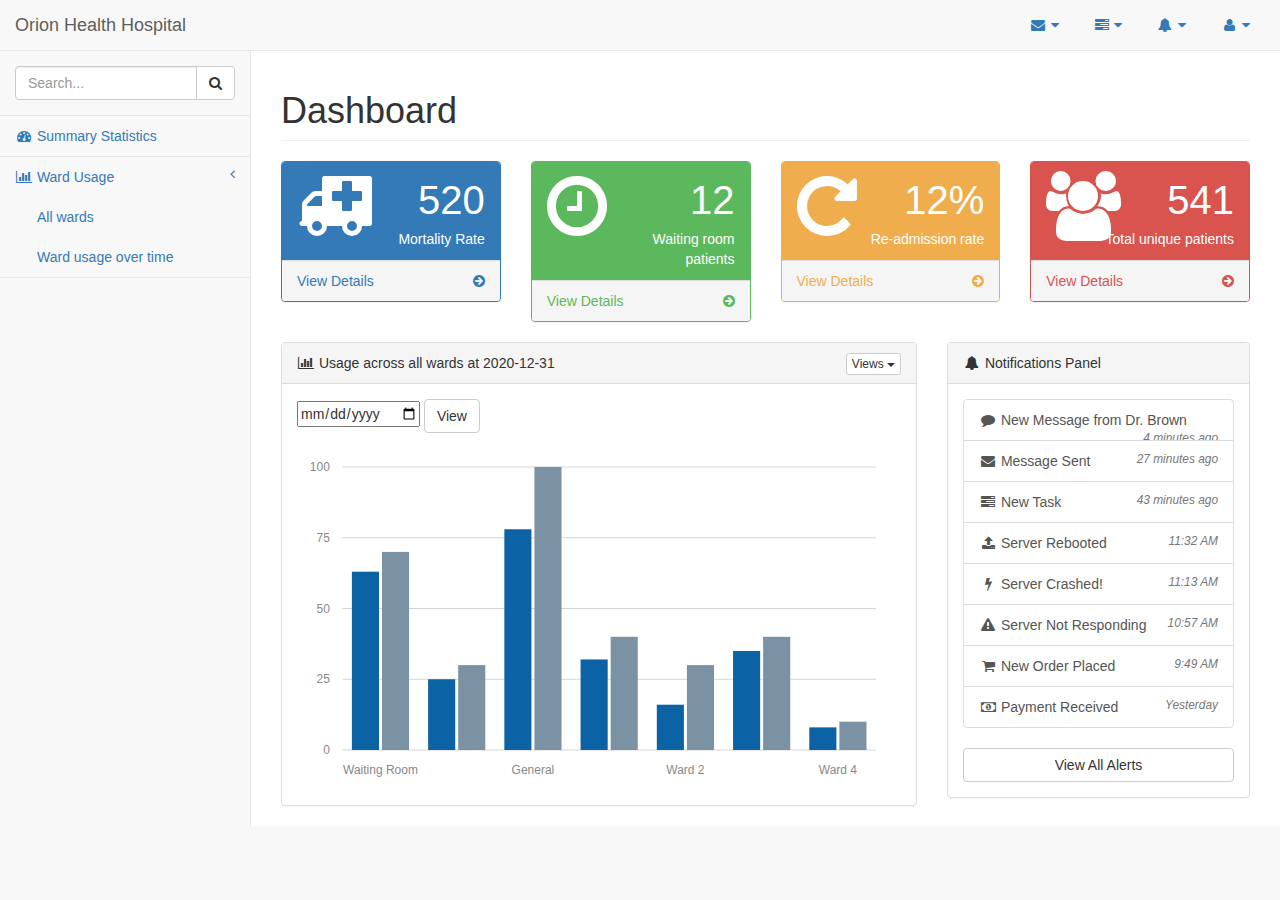
<file: index.html>
<!DOCTYPE html>
<html>
<head>
<meta http-equiv="refresh" content="0;url=pages/index.html">
<title>SB Admin 2</title>
<script language="javascript">
    window.location.href = "pages/index.html"
</script>
</head>
<body>
Go to <a href="pages/index.html">/pages/index.html</a>
</body>
</html>
</file>
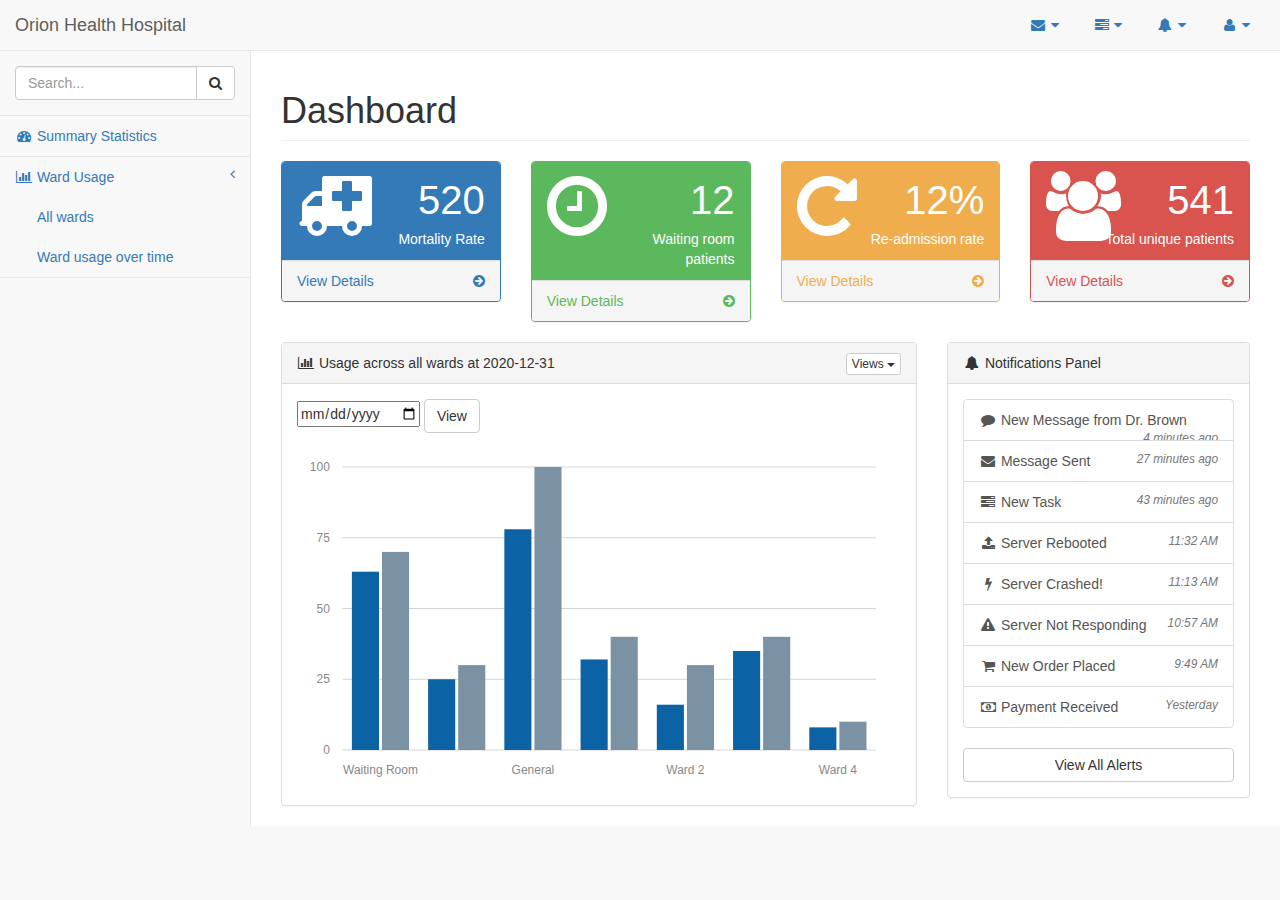
<file: pages/index.html>
<!DOCTYPE html>
<html lang="en">

<head>

    <meta charset="utf-8">
    <meta http-equiv="X-UA-Compatible" content="IE=edge">
    <meta name="viewport" content="width=device-width, initial-scale=1">
    <meta name="description" content="">
    <meta name="author" content="">

    <title>Orion Health Hospital</title>

    <!-- Bootstrap Core CSS -->
    <link href="../bower_components/bootstrap/dist/css/bootstrap.min.css" rel="stylesheet">

    <!-- MetisMenu CSS -->
    <link href="../bower_components/metisMenu/dist/metisMenu.min.css" rel="stylesheet">

    <!-- Timeline CSS -->
    <link href="../dist/css/timeline.css" rel="stylesheet">

    <!-- Custom CSS -->
    <link href="../dist/css/sb-admin-2.css" rel="stylesheet">

    <!-- Morris Charts CSS -->
    <link href="../bower_components/morrisjs/morris.css" rel="stylesheet">

    <!-- Custom Fonts -->
    <link href="../bower_components/font-awesome/css/font-awesome.min.css" rel="stylesheet" type="text/css">

    <!-- HTML5 Shim and Respond.js IE8 support of HTML5 elements and media queries -->
    <!-- WARNING: Respond.js doesn't work if you view the page via file:// -->
    <!--[if lt IE 9]>
        <script src="https://oss.maxcdn.com/libs/html5shiv/3.7.0/html5shiv.js"></script>
        <script src="https://oss.maxcdn.com/libs/respond.js/1.4.2/respond.min.js"></script>
    <![endif]-->

</head>

<body>

    <div id="wrapper">

        <!-- Navigation -->
        <nav class="navbar navbar-default navbar-static-top" role="navigation" style="margin-bottom: 0">
            <div class="navbar-header">
                <button type="button" class="navbar-toggle" data-toggle="collapse" data-target=".navbar-collapse">
                    <span class="sr-only">Toggle navigation</span>
                    <span class="icon-bar"></span>
                    <span class="icon-bar"></span>
                    <span class="icon-bar"></span>
                </button>
                <a class="navbar-brand" href="index.html">Orion Health Hospital</a>
            </div>
            <!-- /.navbar-header -->

            <ul class="nav navbar-top-links navbar-right">
                <li class="dropdown">
                    <a class="dropdown-toggle" data-toggle="dropdown" href="#">
                        <i class="fa fa-envelope fa-fw"></i>  <i class="fa fa-caret-down"></i>
                    </a>
                    <ul class="dropdown-menu dropdown-messages">
                        <li>
                            <a href="#">
                                <div>
                                    <strong>John Smith</strong>
                                    <span class="pull-right text-muted">
                                        <em>Yesterday</em>
                                    </span>
                                </div>
                                <div>Lorem ipsum dolor sit amet, consectetur adipiscing elit. Pellentesque eleifend...</div>
                            </a>
                        </li>
                        <li class="divider"></li>
                        <li>
                            <a href="#">
                                <div>
                                    <strong>John Smith</strong>
                                    <span class="pull-right text-muted">
                                        <em>Yesterday</em>
                                    </span>
                                </div>
                                <div>Lorem ipsum dolor sit amet, consectetur adipiscing elit. Pellentesque eleifend...</div>
                            </a>
                        </li>
                        <li class="divider"></li>
                        <li>
                            <a href="#">
                                <div>
                                    <strong>John Smith</strong>
                                    <span class="pull-right text-muted">
                                        <em>Yesterday</em>
                                    </span>
                                </div>
                                <div>Lorem ipsum dolor sit amet, consectetur adipiscing elit. Pellentesque eleifend...</div>
                            </a>
                        </li>
                        <li class="divider"></li>
                        <li>
                            <a class="text-center" href="#">
                                <strong>Read All Messages</strong>
                                <i class="fa fa-angle-right"></i>
                            </a>
                        </li>
                    </ul>
                    <!-- /.dropdown-messages -->
                </li>
                <!-- /.dropdown -->
                <li class="dropdown">
                    <a class="dropdown-toggle" data-toggle="dropdown" href="#">
                        <i class="fa fa-tasks fa-fw"></i>  <i class="fa fa-caret-down"></i>
                    </a>
                    <ul class="dropdown-menu dropdown-tasks">
                        <li>
                            <a href="#">
                                <div>
                                    <p>
                                        <strong>Task 1</strong>
                                        <span class="pull-right text-muted">40% Complete</span>
                                    </p>
                                    <div class="progress progress-striped active">
                                        <div class="progress-bar progress-bar-success" role="progressbar" aria-valuenow="40" aria-valuemin="0" aria-valuemax="100" style="width: 40%">
                                            <span class="sr-only">40% Complete (success)</span>
                                        </div>
                                    </div>
                                </div>
                            </a>
                        </li>
                        <li class="divider"></li>
                        <li>
                            <a href="#">
                                <div>
                                    <p>
                                        <strong>Task 2</strong>
                                        <span class="pull-right text-muted">20% Complete</span>
                                    </p>
                                    <div class="progress progress-striped active">
                                        <div class="progress-bar progress-bar-info" role="progressbar" aria-valuenow="20" aria-valuemin="0" aria-valuemax="100" style="width: 20%">
                                            <span class="sr-only">20% Complete</span>
                                        </div>
                                    </div>
                                </div>
                            </a>
                        </li>
                        <li class="divider"></li>
                        <li>
                            <a href="#">
                                <div>
                                    <p>
                                        <strong>Task 3</strong>
                                        <span class="pull-right text-muted">60% Complete</span>
                                    </p>
                                    <div class="progress progress-striped active">
                                        <div class="progress-bar progress-bar-warning" role="progressbar" aria-valuenow="60" aria-valuemin="0" aria-valuemax="100" style="width: 60%">
                                            <span class="sr-only">60% Complete (warning)</span>
                                        </div>
                                    </div>
                                </div>
                            </a>
                        </li>
                        <li class="divider"></li>
                        <li>
                            <a href="#">
                                <div>
                                    <p>
                                        <strong>Task 4</strong>
                                        <span class="pull-right text-muted">80% Complete</span>
                                    </p>
                                    <div class="progress progress-striped active">
                                        <div class="progress-bar progress-bar-danger" role="progressbar" aria-valuenow="80" aria-valuemin="0" aria-valuemax="100" style="width: 80%">
                                            <span class="sr-only">80% Complete (danger)</span>
                                        </div>
                                    </div>
                                </div>
                            </a>
                        </li>
                        <li class="divider"></li>
                        <li>
                            <a class="text-center" href="#">
                                <strong>See All Tasks</strong>
                                <i class="fa fa-angle-right"></i>
                            </a>
                        </li>
                    </ul>
                    <!-- /.dropdown-tasks -->
                </li>
                <!-- /.dropdown -->
                <li class="dropdown">
                    <a class="dropdown-toggle" data-toggle="dropdown" href="#">
                        <i class="fa fa-bell fa-fw"></i>  <i class="fa fa-caret-down"></i>
                    </a>
                    <ul class="dropdown-menu dropdown-alerts">
                        <li>
                            <a href="#">
                                <div>
                                    <i class="fa fa-comment fa-fw"></i> New Comment
                                    <span class="pull-right text-muted small">4 minutes ago</span>
                                </div>
                            </a>
                        </li>
                        <li class="divider"></li>
                        <li>
                            <a href="#">
                                <div>
                                    <i class="fa fa-twitter fa-fw"></i> 3 New Followers
                                    <span class="pull-right text-muted small">12 minutes ago</span>
                                </div>
                            </a>
                        </li>
                        <li class="divider"></li>
                        <li>
                            <a href="#">
                                <div>
                                    <i class="fa fa-envelope fa-fw"></i> Message Sent
                                    <span class="pull-right text-muted small">4 minutes ago</span>
                                </div>
                            </a>
                        </li>
                        <li class="divider"></li>
                        <li>
                            <a href="#">
                                <div>
                                    <i class="fa fa-tasks fa-fw"></i> New Task
                                    <span class="pull-right text-muted small">4 minutes ago</span>
                                </div>
                            </a>
                        </li>
                        <li class="divider"></li>
                        <li>
                            <a href="#">
                                <div>
                                    <i class="fa fa-upload fa-fw"></i> Server Rebooted
                                    <span class="pull-right text-muted small">4 minutes ago</span>
                                </div>
                            </a>
                        </li>
                        <li class="divider"></li>
                        <li>
                            <a class="text-center" href="#">
                                <strong>See All Alerts</strong>
                                <i class="fa fa-angle-right"></i>
                            </a>
                        </li>
                    </ul>
                    <!-- /.dropdown-alerts -->
                </li>
                <!-- /.dropdown -->
                <li class="dropdown">
                    <a class="dropdown-toggle" data-toggle="dropdown" href="#">
                        <i class="fa fa-user fa-fw"></i>  <i class="fa fa-caret-down"></i>
                    </a>
                    <ul class="dropdown-menu dropdown-user">
                        <li><a href="#"><i class="fa fa-user fa-fw"></i> User Profile</a>
                        </li>
                        <li><a href="#"><i class="fa fa-gear fa-fw"></i> Settings</a>
                        </li>
                        <li class="divider"></li>
                        <li><a href="login.html"><i class="fa fa-sign-out fa-fw"></i> Logout</a>
                        </li>
                    </ul>
                    <!-- /.dropdown-user -->
                </li>
                <!-- /.dropdown -->
            </ul>
            <!-- /.navbar-top-links -->

            <div class="navbar-default sidebar" role="navigation">
                <div class="sidebar-nav navbar-collapse">
                    <ul class="nav" id="side-menu">
                        <li class="sidebar-search">
                            <div class="input-group custom-search-form">
                                <input type="text" class="form-control" placeholder="Search...">
                                <span class="input-group-btn">
                                <button class="btn btn-default" type="button">
                                    <i class="fa fa-search"></i>
                                </button>
                            </span>
                            </div>
                            <!-- /input-group -->
                        </li>
                        <li>
                            <a href="index.html"><i class="fa fa-dashboard fa-fw"></i> Summary Statistics</a>
                        </li>
                        <li>
                            <a href="#"><i class="fa fa-bar-chart-o fa-fw"></i> Ward Usage<span class="fa arrow"></span></a>
                            <ul class="nav nav-second-level">
                                <li>
                                    <a href="all-wards.html">All wards</a>
                                </li>
                                <li>
                                    <a href="ward-usage.html">Ward usage over time</a>
                                </li>
                            </ul>
                            <!-- /.nav-second-level -->
                        </li>
                    </ul>
                </div>
                <!-- /.sidebar-collapse -->
            </div>
            <!-- /.navbar-static-side -->
        </nav>

        <div id="page-wrapper">
            <div class="row">
                <div class="col-lg-12">
                    <h1 class="page-header">Dashboard</h1>
                </div>
                <!-- /.col-lg-12 -->
            </div>
            <!-- /.row -->
            <div class="row">
                <div class="col-lg-3 col-md-6">
                    <div class="panel panel-primary">
                        <div class="panel-heading">
                            <div class="row">
                                <div class="col-xs-3">
                                    <i class="fa fa-ambulance fa-5x"></i>
                                </div>
                                <div class="col-xs-9 text-right">
                                    <div class="huge">520</div>
                                    <div>Mortality Rate</div>
                                </div>
                            </div>
                        </div>
                        <a href="#">
                            <div class="panel-footer">
                                <span class="pull-left">View Details</span>
                                <span class="pull-right"><i class="fa fa-arrow-circle-right"></i></span>
                                <div class="clearfix"></div>
                            </div>
                        </a>
                    </div>
                </div>
                <div class="col-lg-3 col-md-6">
                    <div class="panel panel-green">
                        <div class="panel-heading">
                            <div class="row">
                                <div class="col-xs-3">
                                    <i class="fa fa-clock-o fa-5x"></i>
                                </div>
                                <div class="col-xs-9 text-right">
                                    <div class="huge">12</div>
                                    <div>Waiting room patients</div>
                                </div>
                            </div>
                        </div>
                        <a href="#">
                            <div class="panel-footer">
                                <span class="pull-left">View Details</span>
                                <span class="pull-right"><i class="fa fa-arrow-circle-right"></i></span>
                                <div class="clearfix"></div>
                            </div>
                        </a>
                    </div>
                </div>
                <div class="col-lg-3 col-md-6">
                    <div class="panel panel-yellow">
                        <div class="panel-heading">
                            <div class="row">
                                <div class="col-xs-3">
                                    <i class="fa fa-repeat fa-5x"></i>
                                </div>
                                <div class="col-xs-9 text-right">
                                    <div class="huge">12%</div>
                                    <div>Re-admission rate</div>
                                </div>
                            </div>
                        </div>
                        <a href="#">
                            <div class="panel-footer">
                                <span class="pull-left">View Details</span>
                                <span class="pull-right"><i class="fa fa-arrow-circle-right"></i></span>
                                <div class="clearfix"></div>
                            </div>
                        </a>
                    </div>
                </div>
                <div class="col-lg-3 col-md-6">
                    <div class="panel panel-red">
                        <div class="panel-heading">
                            <div class="row">
                                <div class="col-xs-3">
                                    <i class="fa fa-users fa-5x"></i>
                                </div>
                                <div class="col-xs-9 text-right">
                                    <div class="huge">541</div>
                                    <div>Total unique patients</div>
                                </div>
                            </div>
                        </div>
                        <a href="#">
                            <div class="panel-footer">
                                <span class="pull-left">View Details</span>
                                <span class="pull-right"><i class="fa fa-arrow-circle-right"></i></span>
                                <div class="clearfix"></div>
                            </div>
                        </a>
                    </div>
                </div>
            </div>
            <!-- /.row -->
            <div class="row">
                <div class="col-lg-8">
                    <div class="panel panel-default">
                        <div class="panel-heading">
                            <i class="fa fa-bar-chart-o fa-fw"></i> Usage across all wards at <span id="date-selected">2020-12-31</span>
                            <div class="pull-right">
                                <div class="btn-group">
                                    <button type="button" class="btn btn-default btn-xs dropdown-toggle" data-toggle="dropdown">
                                        Views
                                        <span class="caret"></span>
                                    </button>
                                    <ul class="dropdown-menu pull-right" role="menu">
                                        <li><a href="#">Capacity and Usage</a>
                                        </li>
                                        <li><a href="#">As percentage of capacity</a>
                                        </li>
                                        <li><a href="#">Average usage per month</a>
                                        </li>
                                        <li class="divider"></li>
                                        <li><a href="ward-usage">Usage across time</a>
                                        </li>
                                    </ul>
                                </div>
                            </div>
                        </div>
                        <!-- /.panel-heading -->
                        <div class="panel-body">
                            <p>
                                <input type="date" name="date" id="date-input">
                                <!--<input type="time" name="time" id="time-input">-->
                                <button class="btn btn-default" onclick="SendDate()">View</button>
                            </p>
                            <div id="usage-across-all-wards"></div>
                        </div>
                        <!-- /.panel-body -->
                    </div>
                    <!-- /.panel -->
                </div>
                <!-- /.col-lg-8 -->
                <div class="col-lg-4">
                    <div class="panel panel-default">
                        <div class="panel-heading">
                            <i class="fa fa-bell fa-fw"></i> Notifications Panel
                        </div>
                        <!-- /.panel-heading -->
                        <div class="panel-body">
                            <div class="list-group">
                                <a href="#" class="list-group-item">
                                    <i class="fa fa-comment fa-fw"></i> New Message from Dr. Brown
                                    <span class="pull-right text-muted small"><em>4 minutes ago</em>
                                    </span>
                                </a>
                                <a href="#" class="list-group-item">
                                    <i class="fa fa-envelope fa-fw"></i> Message Sent
                                    <span class="pull-right text-muted small"><em>27 minutes ago</em>
                                    </span>
                                </a>
                                <a href="#" class="list-group-item">
                                    <i class="fa fa-tasks fa-fw"></i> New Task
                                    <span class="pull-right text-muted small"><em>43 minutes ago</em>
                                    </span>
                                </a>
                                <a href="#" class="list-group-item">
                                    <i class="fa fa-upload fa-fw"></i> Server Rebooted
                                    <span class="pull-right text-muted small"><em>11:32 AM</em>
                                    </span>
                                </a>
                                <a href="#" class="list-group-item">
                                    <i class="fa fa-bolt fa-fw"></i> Server Crashed!
                                    <span class="pull-right text-muted small"><em>11:13 AM</em>
                                    </span>
                                </a>
                                <a href="#" class="list-group-item">
                                    <i class="fa fa-warning fa-fw"></i> Server Not Responding
                                    <span class="pull-right text-muted small"><em>10:57 AM</em>
                                    </span>
                                </a>
                                <a href="#" class="list-group-item">
                                    <i class="fa fa-shopping-cart fa-fw"></i> New Order Placed
                                    <span class="pull-right text-muted small"><em>9:49 AM</em>
                                    </span>
                                </a>
                                <a href="#" class="list-group-item">
                                    <i class="fa fa-money fa-fw"></i> Payment Received
                                    <span class="pull-right text-muted small"><em>Yesterday</em>
                                    </span>
                                </a>
                            </div>
                            <!-- /.list-group -->
                            <a href="#" class="btn btn-default btn-block">View All Alerts</a>
                        </div>
                        <!-- /.panel-body -->
                    </div>
                    <!-- /.panel -->
                </div>
                <!-- /.col-lg-4 -->
            </div>
            <!-- /.row -->
        </div>
        <!-- /#page-wrapper -->

    </div>
    <!-- /#wrapper -->

    <!-- jQuery -->
    <script src="../bower_components/jquery/dist/jquery.min.js"></script>

    <!-- Bootstrap Core JavaScript -->
    <script src="../bower_components/bootstrap/dist/js/bootstrap.min.js"></script>

    <!-- Metis Menu Plugin JavaScript -->
    <script src="../bower_components/metisMenu/dist/metisMenu.min.js"></script>

    <!-- Morris Charts JavaScript -->
    <script src="../bower_components/raphael/raphael-min.js"></script>
    <script src="../bower_components/morrisjs/morris.min.js"></script>
    <script src="../js/morris-data.js"></script>

    <!-- Custom Theme JavaScript -->
    <script src="../dist/js/sb-admin-2.js"></script>

    <script src="../js/main.js"></script>

</body>

</html>
</file>
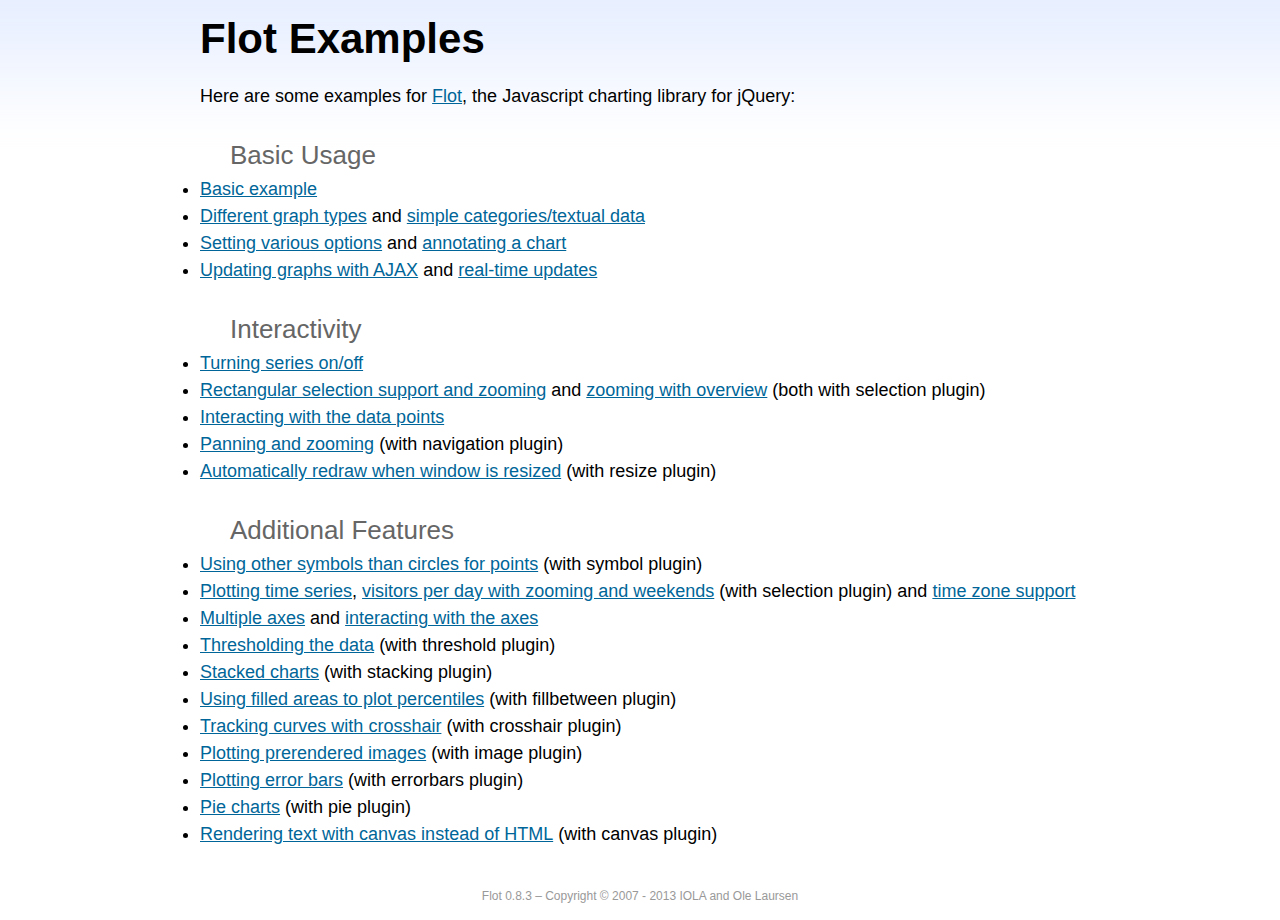
<file: bower_components/flot/examples/index.html>
<!DOCTYPE html PUBLIC "-//W3C//DTD HTML 4.01//EN" "http://www.w3.org/TR/html4/strict.dtd">
<html>
<head>
	<meta http-equiv="Content-Type" content="text/html; charset=utf-8">
	<title>Flot Examples</title>
	<link href="examples.css" rel="stylesheet" type="text/css">
	<style>

	h3 {
		margin-top: 30px;
		margin-bottom: 5px;
	}

	</style>
	<script language="javascript" type="text/javascript" src="../jquery.js"></script>
	<script language="javascript" type="text/javascript" src="../jquery.flot.js"></script>
	<script type="text/javascript">

	$(function() {

		// Add the Flot version string to the footer

		$("#footer").prepend("Flot " + $.plot.version + " &ndash; ");
	});

	</script>
</head>
<body>

	<div id="header">
		<h2>Flot Examples</h2>
	</div>

	<div id="content">

		<p>Here are some examples for <a href="http://www.flotcharts.org">Flot</a>, the Javascript charting library for jQuery:</p>

		<h3>Basic Usage</h3>

		<ul>
			<li><a href="basic-usage/index.html">Basic example</a></li>
			<li><a href="series-types/index.html">Different graph types</a> and <a href="categories/index.html">simple categories/textual data</a></li>
			<li><a href="basic-options/index.html">Setting various options</a> and <a href="annotating/index.html">annotating a chart</a></li>
			<li><a href="ajax/index.html">Updating graphs with AJAX</a> and <a href="realtime/index.html">real-time updates</a></li>
		</ul>

		<h3>Interactivity</h3>

		<ul>
			<li><a href="series-toggle/index.html">Turning series on/off</a></li>
			<li><a href="selection/index.html">Rectangular selection support and zooming</a> and <a href="zooming/index.html">zooming with overview</a> (both with selection plugin)</li>
			<li><a href="interacting/index.html">Interacting with the data points</a></li>
			<li><a href="navigate/index.html">Panning and zooming</a> (with navigation plugin)</li>
			<li><a href="resize/index.html">Automatically redraw when window is resized</a> (with resize plugin)</li>
		</ul>

		<h3>Additional Features</h3>

		<ul>
			<li><a href="symbols/index.html">Using other symbols than circles for points</a> (with symbol plugin)</li>
			<li><a href="axes-time/index.html">Plotting time series</a>, <a href="visitors/index.html">visitors per day with zooming and weekends</a> (with selection plugin) and <a href="axes-time-zones/index.html">time zone support</a></li>
			<li><a href="axes-multiple/index.html">Multiple axes</a> and <a href="axes-interacting/index.html">interacting with the axes</a></li>
			<li><a href="threshold/index.html">Thresholding the data</a> (with threshold plugin)</li>
			<li><a href="stacking/index.html">Stacked charts</a> (with stacking plugin)</li>
			<li><a href="percentiles/index.html">Using filled areas to plot percentiles</a> (with fillbetween plugin)</li>
			<li><a href="tracking/index.html">Tracking curves with crosshair</a> (with crosshair plugin)</li>
			<li><a href="image/index.html">Plotting prerendered images</a> (with image plugin)</li>
			<li><a href="series-errorbars/index.html">Plotting error bars</a> (with errorbars plugin)</li>
			<li><a href="series-pie/index.html">Pie charts</a> (with pie plugin)</li>
			<li><a href="canvas/index.html">Rendering text with canvas instead of HTML</a> (with canvas plugin)</li>
		</ul>

	</div>

	<div id="footer">
		Copyright &copy; 2007 - 2013 IOLA and Ole Laursen
	</div>

</body>
</html>
</file>
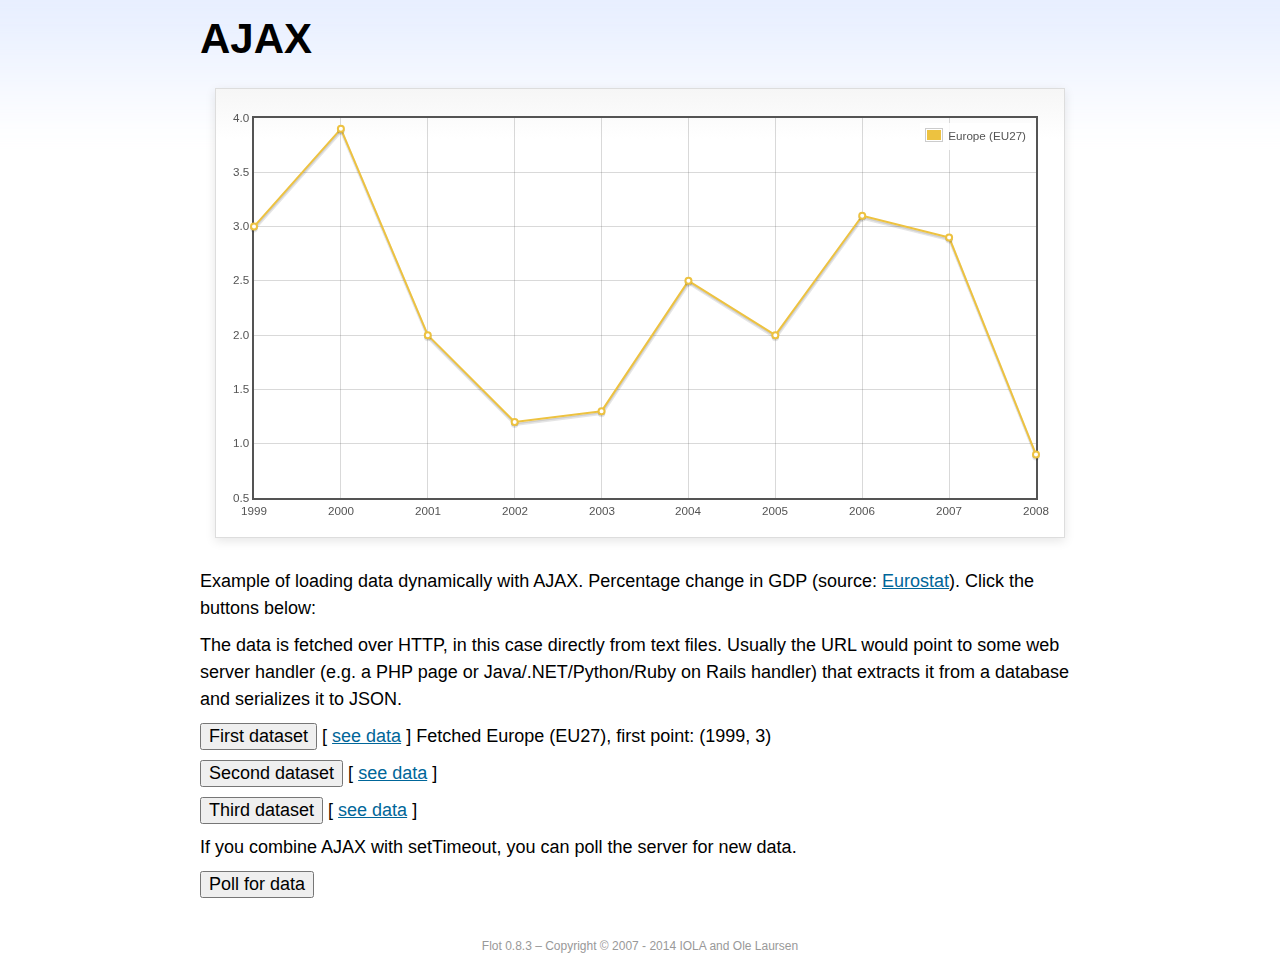
<file: bower_components/flot/examples/ajax/index.html>
<!DOCTYPE html PUBLIC "-//W3C//DTD HTML 4.01//EN" "http://www.w3.org/TR/html4/strict.dtd">
<html>
<head>
	<meta http-equiv="Content-Type" content="text/html; charset=utf-8">
	<title>Flot Examples: AJAX</title>
	<link href="../examples.css" rel="stylesheet" type="text/css">
	<!--[if lte IE 8]><script language="javascript" type="text/javascript" src="../../excanvas.min.js"></script><![endif]-->
	<script language="javascript" type="text/javascript" src="../../jquery.js"></script>
	<script language="javascript" type="text/javascript" src="../../jquery.flot.js"></script>
	<script type="text/javascript">

	$(function() {

		var options = {
			lines: {
				show: true
			},
			points: {
				show: true
			},
			xaxis: {
				tickDecimals: 0,
				tickSize: 1
			}
		};

		var data = [];

		$.plot("#placeholder", data, options);

		// Fetch one series, adding to what we already have

		var alreadyFetched = {};

		$("button.fetchSeries").click(function () {

			var button = $(this);

			// Find the URL in the link right next to us, then fetch the data

			var dataurl = button.siblings("a").attr("href");

			function onDataReceived(series) {

				// Extract the first coordinate pair; jQuery has parsed it, so
				// the data is now just an ordinary JavaScript object

				var firstcoordinate = "(" + series.data[0][0] + ", " + series.data[0][1] + ")";
				button.siblings("span").text("Fetched " + series.label + ", first point: " + firstcoordinate);

				// Push the new data onto our existing data array

				if (!alreadyFetched[series.label]) {
					alreadyFetched[series.label] = true;
					data.push(series);
				}

				$.plot("#placeholder", data, options);
			}

			$.ajax({
				url: dataurl,
				type: "GET",
				dataType: "json",
				success: onDataReceived
			});
		});

		// Initiate a recurring data update

		$("button.dataUpdate").click(function () {

			data = [];
			alreadyFetched = {};

			$.plot("#placeholder", data, options);

			var iteration = 0;

			function fetchData() {

				++iteration;

				function onDataReceived(series) {

					// Load all the data in one pass; if we only got partial
					// data we could merge it with what we already have.

					data = [ series ];
					$.plot("#placeholder", data, options);
				}

				// Normally we call the same URL - a script connected to a
				// database - but in this case we only have static example
				// files, so we need to modify the URL.

				$.ajax({
					url: "data-eu-gdp-growth-" + iteration + ".json",
					type: "GET",
					dataType: "json",
					success: onDataReceived
				});

				if (iteration < 5) {
					setTimeout(fetchData, 1000);
				} else {
					data = [];
					alreadyFetched = {};
				}
			}

			setTimeout(fetchData, 1000);
		});

		// Load the first series by default, so we don't have an empty plot

		$("button.fetchSeries:first").click();

		// Add the Flot version string to the footer

		$("#footer").prepend("Flot " + $.plot.version + " &ndash; ");
	});

	</script>
</head>
<body>

	<div id="header">
		<h2>AJAX</h2>
	</div>

	<div id="content">

		<div class="demo-container">
			<div id="placeholder" class="demo-placeholder"></div>
		</div>

		<p>Example of loading data dynamically with AJAX. Percentage change in GDP (source: <a href="http://epp.eurostat.ec.europa.eu/tgm/table.do?tab=table&init=1&plugin=1&language=en&pcode=tsieb020">Eurostat</a>). Click the buttons below:</p>

		<p>The data is fetched over HTTP, in this case directly from text files. Usually the URL would point to some web server handler (e.g. a PHP page or Java/.NET/Python/Ruby on Rails handler) that extracts it from a database and serializes it to JSON.</p>

		<p>
			<button class="fetchSeries">First dataset</button>
			[ <a href="data-eu-gdp-growth.json">see data</a> ]
			<span></span>
		</p>

		<p>
			<button class="fetchSeries">Second dataset</button>
			[ <a href="data-japan-gdp-growth.json">see data</a> ]
			<span></span>
		</p>

		<p>
			<button class="fetchSeries">Third dataset</button>
			[ <a href="data-usa-gdp-growth.json">see data</a> ]
			<span></span>
		</p>

		<p>If you combine AJAX with setTimeout, you can poll the server for new data.</p>

		<p>
			<button class="dataUpdate">Poll for data</button>
		</p>

	</div>

	<div id="footer">
		Copyright &copy; 2007 - 2014 IOLA and Ole Laursen
	</div>

</body>
</html>
</file>
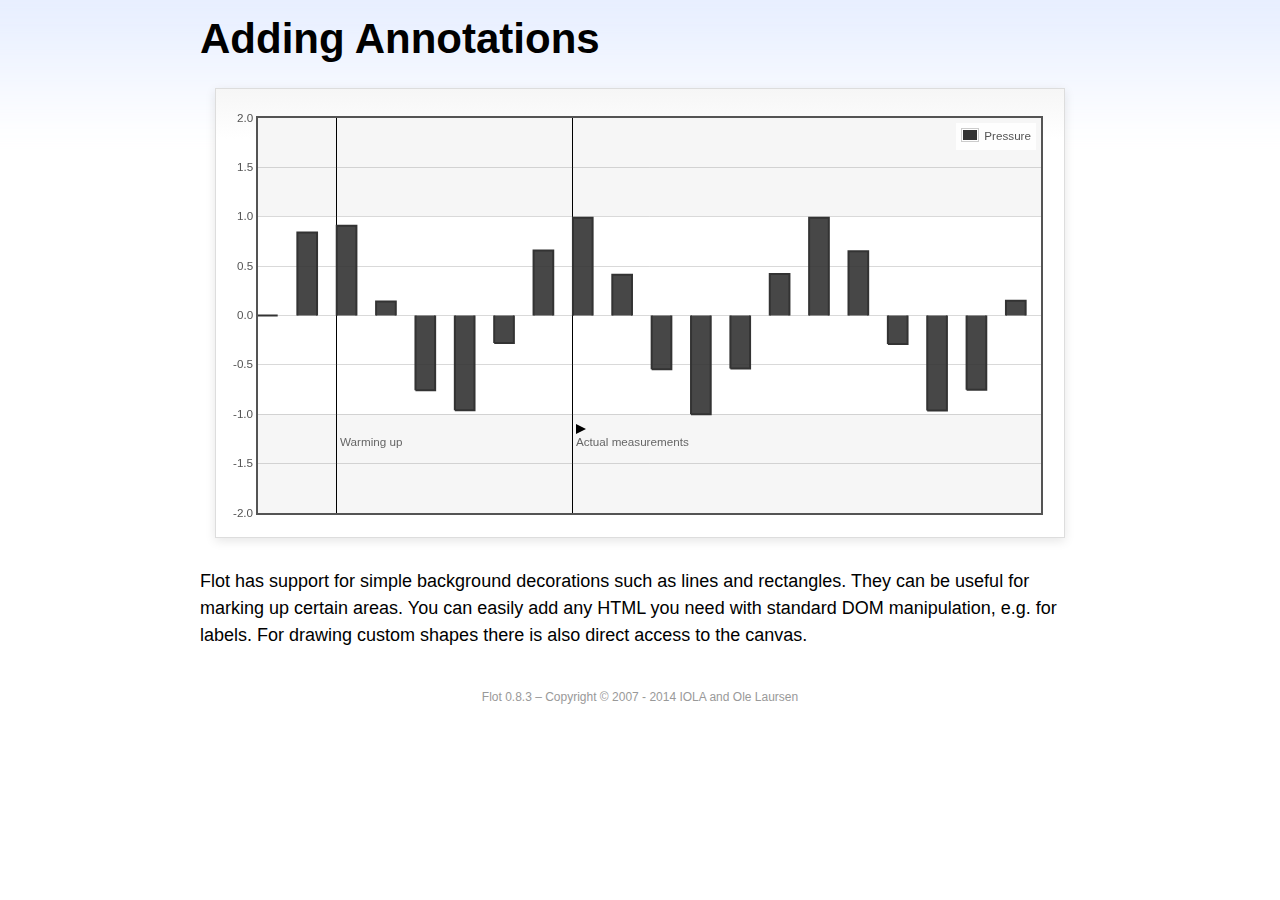
<file: bower_components/flot/examples/annotating/index.html>
<!DOCTYPE html PUBLIC "-//W3C//DTD HTML 4.01//EN" "http://www.w3.org/TR/html4/strict.dtd">
<html>
<head>
	<meta http-equiv="Content-Type" content="text/html; charset=utf-8">
	<title>Flot Examples: Adding Annotations</title>
	<link href="../examples.css" rel="stylesheet" type="text/css">
	<!--[if lte IE 8]><script language="javascript" type="text/javascript" src="../../excanvas.min.js"></script><![endif]-->
	<script language="javascript" type="text/javascript" src="../../jquery.js"></script>
	<script language="javascript" type="text/javascript" src="../../jquery.flot.js"></script>
	<script type="text/javascript">

	$(function() {

		var d1 = [];
		for (var i = 0; i < 20; ++i) {
			d1.push([i, Math.sin(i)]);
		}

		var data = [{ data: d1, label: "Pressure", color: "#333" }];

		var markings = [
			{ color: "#f6f6f6", yaxis: { from: 1 } },
			{ color: "#f6f6f6", yaxis: { to: -1 } },
			{ color: "#000", lineWidth: 1, xaxis: { from: 2, to: 2 } },
			{ color: "#000", lineWidth: 1, xaxis: { from: 8, to: 8 } }
		];

		var placeholder = $("#placeholder");

		var plot = $.plot(placeholder, data, {
			bars: { show: true, barWidth: 0.5, fill: 0.9 },
			xaxis: { ticks: [], autoscaleMargin: 0.02 },
			yaxis: { min: -2, max: 2 },
			grid: { markings: markings }
		});

		var o = plot.pointOffset({ x: 2, y: -1.2});

		// Append it to the placeholder that Flot already uses for positioning

		placeholder.append("<div style='position:absolute;left:" + (o.left + 4) + "px;top:" + o.top + "px;color:#666;font-size:smaller'>Warming up</div>");

		o = plot.pointOffset({ x: 8, y: -1.2});
		placeholder.append("<div style='position:absolute;left:" + (o.left + 4) + "px;top:" + o.top + "px;color:#666;font-size:smaller'>Actual measurements</div>");

		// Draw a little arrow on top of the last label to demonstrate canvas
		// drawing

		var ctx = plot.getCanvas().getContext("2d");
		ctx.beginPath();
		o.left += 4;
		ctx.moveTo(o.left, o.top);
		ctx.lineTo(o.left, o.top - 10);
		ctx.lineTo(o.left + 10, o.top - 5);
		ctx.lineTo(o.left, o.top);
		ctx.fillStyle = "#000";
		ctx.fill();

		// Add the Flot version string to the footer

		$("#footer").prepend("Flot " + $.plot.version + " &ndash; ");
	});

	</script>
</head>
<body>

	<div id="header">
		<h2>Adding Annotations</h2>
	</div>

	<div id="content">

		<div class="demo-container">
			<div id="placeholder" class="demo-placeholder"></div>
		</div>

		<p>Flot has support for simple background decorations such as lines and rectangles. They can be useful for marking up certain areas. You can easily add any HTML you need with standard DOM manipulation, e.g. for labels. For drawing custom shapes there is also direct access to the canvas.</p>

	</div>

	<div id="footer">
		Copyright &copy; 2007 - 2014 IOLA and Ole Laursen
	</div>

</body>
</html>
</file>
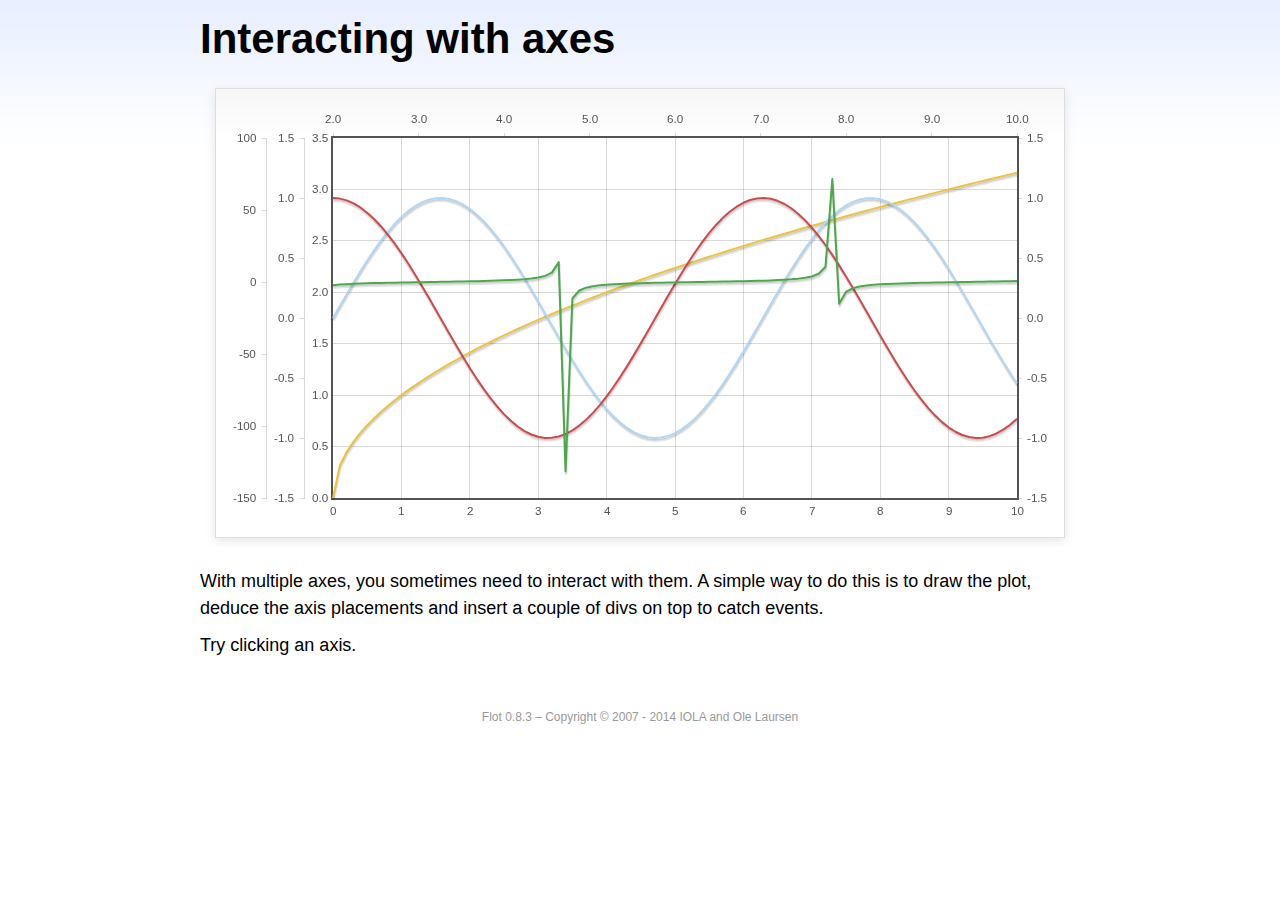
<file: bower_components/flot/examples/axes-interacting/index.html>
<!DOCTYPE html PUBLIC "-//W3C//DTD HTML 4.01//EN" "http://www.w3.org/TR/html4/strict.dtd">
<html>
<head>
	<meta http-equiv="Content-Type" content="text/html; charset=utf-8">
	<title>Flot Examples: Interacting with axes</title>
	<link href="../examples.css" rel="stylesheet" type="text/css">
	<!--[if lte IE 8]><script language="javascript" type="text/javascript" src="../../excanvas.min.js"></script><![endif]-->
	<script language="javascript" type="text/javascript" src="../../jquery.js"></script>
	<script language="javascript" type="text/javascript" src="../../jquery.flot.js"></script>
	<script type="text/javascript">

	$(function() {

		function generate(start, end, fn) {
			var res = [];
			for (var i = 0; i <= 100; ++i) {
				var x = start + i / 100 * (end - start);
				res.push([x, fn(x)]);
			}
			return res;
		}

		var data = [
			{ data: generate(0, 10, function (x) { return Math.sqrt(x);}), xaxis: 1, yaxis:1 },
			{ data: generate(0, 10, function (x) { return Math.sin(x);}), xaxis: 1, yaxis:2 },
			{ data: generate(0, 10, function (x) { return Math.cos(x);}), xaxis: 1, yaxis:3 },
			{ data: generate(2, 10, function (x) { return Math.tan(x);}), xaxis: 2, yaxis: 4 }
		];

		var plot = $.plot("#placeholder", data, {
			xaxes: [
				{ position: 'bottom' },
				{ position: 'top'}
			],
			yaxes: [
				{ position: 'left' },
				{ position: 'left' },
				{ position: 'right' },
				{ position: 'left' }
			]
		});

		// Create a div for each axis

		$.each(plot.getAxes(), function (i, axis) {
			if (!axis.show)
				return;

			var box = axis.box;

			$("<div class='axisTarget' style='position:absolute; left:" + box.left + "px; top:" + box.top + "px; width:" + box.width +  "px; height:" + box.height + "px'></div>")
				.data("axis.direction", axis.direction)
				.data("axis.n", axis.n)
				.css({ backgroundColor: "#f00", opacity: 0, cursor: "pointer" })
				.appendTo(plot.getPlaceholder())
				.hover(
					function () { $(this).css({ opacity: 0.10 }) },
					function () { $(this).css({ opacity: 0 }) }
				)
				.click(function () {
					$("#click").text("You clicked the " + axis.direction + axis.n + "axis!")
				});
		});

		// Add the Flot version string to the footer

		$("#footer").prepend("Flot " + $.plot.version + " &ndash; ");
	});

	</script>
</head>
<body>

	<div id="header">
		<h2>Interacting with axes</h2>
	</div>

	<div id="content">

		<div class="demo-container">
			<div id="placeholder" class="demo-placeholder"></div>
		</div>

		<p>With multiple axes, you sometimes need to interact with them. A simple way to do this is to draw the plot, deduce the axis placements and insert a couple of divs on top to catch events.</p>

		<p>Try clicking an axis.</p>

		<p id="click"></p>

	</div>

	<div id="footer">
		Copyright &copy; 2007 - 2014 IOLA and Ole Laursen
	</div>

</body>
</html>
</file>
<file: dist/css/timeline.css>
.timeline {
    position: relative;
    padding: 20px 0 20px;
    list-style: none;
}

.timeline:before {
    content: " ";
    position: absolute;
    top: 0;
    bottom: 0;
    left: 50%;
    width: 3px;
    margin-left: -1.5px;
    background-color: #eeeeee;
}

.timeline > li {
    position: relative;
    margin-bottom: 20px;
}

.timeline > li:before,
.timeline > li:after {
    content: " ";
    display: table;
}

.timeline > li:after {
    clear: both;
}

.timeline > li:before,
.timeline > li:after {
    content: " ";
    display: table;
}

.timeline > li:after {
    clear: both;
}

.timeline > li > .timeline-panel {
    float: left;
    position: relative;
    width: 46%;
    padding: 20px;
    border: 1px solid #d4d4d4;
    border-radius: 2px;
    -webkit-box-shadow: 0 1px 6px rgba(0,0,0,0.175);
    box-shadow: 0 1px 6px rgba(0,0,0,0.175);
}

.timeline > li > .timeline-panel:before {
    content: " ";
    display: inline-block;
    position: absolute;
    top: 26px;
    right: -15px;
    border-top: 15px solid transparent;
    border-right: 0 solid #ccc;
    border-bottom: 15px solid transparent;
    border-left: 15px solid #ccc;
}

.timeline > li > .timeline-panel:after {
    content: " ";
    display: inline-block;
    position: absolute;
    top: 27px;
    right: -14px;
    border-top: 14px solid transparent;
    border-right: 0 solid #fff;
    border-bottom: 14px solid transparent;
    border-left: 14px solid #fff;
}

.timeline > li > .timeline-badge {
    z-index: 100;
    position: absolute;
    top: 16px;
    left: 50%;
    width: 50px;
    height: 50px;
    margin-left: -25px;
    border-radius: 50% 50% 50% 50%;
    text-align: center;
    font-size: 1.4em;
    line-height: 50px;
    color: #fff;
    background-color: #999999;
}

.timeline > li.timeline-inverted > .timeline-panel {
    float: right;
}

.timeline > li.timeline-inverted > .timeline-panel:before {
    right: auto;
    left: -15px;
    border-right-width: 15px;
    border-left-width: 0;
}

.timeline > li.timeline-inverted > .timeline-panel:after {
    right: auto;
    left: -14px;
    border-right-width: 14px;
    border-left-width: 0;
}

.timeline-badge.primary {
    background-color: #2e6da4 !important;
}

.timeline-badge.success {
    background-color: #3f903f !important;
}

.timeline-badge.warning {
    background-color: #f0ad4e !important;
}

.timeline-badge.danger {
    background-color: #d9534f !important;
}

.timeline-badge.info {
    background-color: #5bc0de !important;
}

.timeline-title {
    margin-top: 0;
    color: inherit;
}

.timeline-body > p,
.timeline-body > ul {
    margin-bottom: 0;
}

.timeline-body > p + p {
    margin-top: 5px;
}

@media(max-width:767px) {
    ul.timeline:before {
        left: 40px;
    }

    ul.timeline > li > .timeline-panel {
        width: calc(100% - 90px);
        width: -moz-calc(100% - 90px);
        width: -webkit-calc(100% - 90px);
    }

    ul.timeline > li > .timeline-badge {
        top: 16px;
        left: 15px;
        margin-left: 0;
    }

    ul.timeline > li > .timeline-panel {
        float: right;
    }

    ul.timeline > li > .timeline-panel:before {
        right: auto;
        left: -15px;
        border-right-width: 15px;
        border-left-width: 0;
    }

    ul.timeline > li > .timeline-panel:after {
        right: auto;
        left: -14px;
        border-right-width: 14px;
        border-left-width: 0;
    }
}
</file>
<file: bower_components/morrisjs/morris.css>
.morris-hover{position:absolute;z-index:1000}.morris-hover.morris-default-style{border-radius:10px;padding:6px;color:#666;background:rgba(255,255,255,0.8);border:solid 2px rgba(230,230,230,0.8);font-family:sans-serif;font-size:12px;text-align:center}.morris-hover.morris-default-style .morris-hover-row-label{font-weight:bold;margin:0.25em 0}
.morris-hover.morris-default-style .morris-hover-point{white-space:nowrap;margin:0.1em 0}
</file>
<file: bower_components/flot/examples/examples.css>
* {	padding: 0; margin: 0; vertical-align: top; }

body {
	background: url(background.png) repeat-x;
	font: 18px/1.5em "proxima-nova", Helvetica, Arial, sans-serif;
}

a {	color: #069; }
a:hover { color: #28b; }

h2 {
	margin-top: 15px;
	font: normal 32px "omnes-pro", Helvetica, Arial, sans-serif;
}

h3 {
	margin-left: 30px;
	font: normal 26px "omnes-pro", Helvetica, Arial, sans-serif;
	color: #666;
}

p {
	margin-top: 10px;
}

button {
	font-size: 18px;
	padding: 1px 7px;
}

input {
	font-size: 18px;
}

input[type=checkbox] {
	margin: 7px;
}

#header {
	position: relative;
	width: 900px;
	margin: auto;
}

#header h2 {
	margin-left: 10px;
	vertical-align: middle;
	font-size: 42px;
	font-weight: bold;
	text-decoration: none;
	color: #000;
}

#content {
	width: 880px;
	margin: 0 auto;
	padding: 10px;
}

#footer {
	margin-top: 25px;
	margin-bottom: 10px;
	text-align: center;
	font-size: 12px;
	color: #999;
}

.demo-container {
	box-sizing: border-box;
	width: 850px;
	height: 450px;
	padding: 20px 15px 15px 15px;
	margin: 15px auto 30px auto;
	border: 1px solid #ddd;
	background: #fff;
	background: linear-gradient(#f6f6f6 0, #fff 50px);
	background: -o-linear-gradient(#f6f6f6 0, #fff 50px);
	background: -ms-linear-gradient(#f6f6f6 0, #fff 50px);
	background: -moz-linear-gradient(#f6f6f6 0, #fff 50px);
	background: -webkit-linear-gradient(#f6f6f6 0, #fff 50px);
	box-shadow: 0 3px 10px rgba(0,0,0,0.15);
	-o-box-shadow: 0 3px 10px rgba(0,0,0,0.1);
	-ms-box-shadow: 0 3px 10px rgba(0,0,0,0.1);
	-moz-box-shadow: 0 3px 10px rgba(0,0,0,0.1);
	-webkit-box-shadow: 0 3px 10px rgba(0,0,0,0.1);
}

.demo-placeholder {
	width: 100%;
	height: 100%;
	font-size: 14px;
	line-height: 1.2em;
}

.legend table {
	border-spacing: 5px;
}
</file>
<file: bower_components/metisMenu/dist/metisMenu.min.css>
/*
 * metismenu - v1.1.3
 * Easy menu jQuery plugin for Twitter Bootstrap 3
 * https://github.com/onokumus/metisMenu
 *
 * Made by Osman Nuri Okumus
 * Under MIT License
 */

.arrow{float:right;line-height:1.42857}.glyphicon.arrow:before{content:"\e079"}.active>a>.glyphicon.arrow:before{content:"\e114"}.fa.arrow:before{content:"\f104"}.active>a>.fa.arrow:before{content:"\f107"}.plus-times{float:right}.fa.plus-times:before{content:"\f067"}.active>a>.fa.plus-times{filter:progid:DXImageTransform.Microsoft.BasicImage(rotation=1);-webkit-transform:rotate(45deg);-moz-transform:rotate(45deg);-ms-transform:rotate(45deg);-o-transform:rotate(45deg);transform:rotate(45deg)}.plus-minus{float:right}.fa.plus-minus:before{content:"\f067"}.active>a>.fa.plus-minus:before{content:"\f068"}
</file>
<file: dist/css/sb-admin-2.css>
/*!
 * Start Bootstrap - SB Admin 2 Bootstrap Admin Theme (http://startbootstrap.com)
 * Code licensed under the Apache License v2.0.
 * For details, see http://www.apache.org/licenses/LICENSE-2.0.
 */

body {
    background-color: #f8f8f8;
}

#wrapper {
    width: 100%;
}

#page-wrapper {
    padding: 0 15px;
    min-height: 568px;
    background-color: #fff;
}

@media(min-width:768px) {
    #page-wrapper {
        position: inherit;
        margin: 0 0 0 250px;
        padding: 0 30px;
        border-left: 1px solid #e7e7e7;
    }
}

.navbar-top-links {
    margin-right: 0;
}

.navbar-top-links li {
    display: inline-block;
}

.navbar-top-links li:last-child {
    margin-right: 15px;
}

.navbar-top-links li a {
    padding: 15px;
    min-height: 50px;
}

.navbar-top-links .dropdown-menu li {
    display: block;
}

.navbar-top-links .dropdown-menu li:last-child {
    margin-right: 0;
}

.navbar-top-links .dropdown-menu li a {
    padding: 3px 20px;
    min-height: 0;
}

.navbar-top-links .dropdown-menu li a div {
    white-space: normal;
}

.navbar-top-links .dropdown-messages,
.navbar-top-links .dropdown-tasks,
.navbar-top-links .dropdown-alerts {
    width: 310px;
    min-width: 0;
}

.navbar-top-links .dropdown-messages {
    margin-left: 5px;
}

.navbar-top-links .dropdown-tasks {
    margin-left: -59px;
}

.navbar-top-links .dropdown-alerts {
    margin-left: -123px;
}

.navbar-top-links .dropdown-user {
    right: 0;
    left: auto;
}

.sidebar .sidebar-nav.navbar-collapse {
    padding-right: 0;
    padding-left: 0;
}

.sidebar .sidebar-search {
    padding: 15px;
}

.sidebar ul li {
    border-bottom: 1px solid #e7e7e7;
}

.sidebar ul li a.active {
    background-color: #eee;
}

.sidebar .arrow {
    float: right;
}

.sidebar .fa.arrow:before {
    content: "\f104";
}

.sidebar .active>a>.fa.arrow:before {
    content: "\f107";
}

.sidebar .nav-second-level li,
.sidebar .nav-third-level li {
    border-bottom: 0!important;
}

.sidebar .nav-second-level li a {
    padding-left: 37px;
}

.sidebar .nav-third-level li a {
    padding-left: 52px;
}

@media(min-width:768px) {
    .sidebar {
        z-index: 1;
        position: absolute;
        width: 250px;
        margin-top: 51px;
    }

    .navbar-top-links .dropdown-messages,
    .navbar-top-links .dropdown-tasks,
    .navbar-top-links .dropdown-alerts {
        margin-left: auto;
    }
}

.btn-outline {
    color: inherit;
    background-color: transparent;
    transition: all .5s;
}

.btn-primary.btn-outline {
    color: #428bca;
}

.btn-success.btn-outline {
    color: #5cb85c;
}

.btn-info.btn-outline {
    color: #5bc0de;
}

.btn-warning.btn-outline {
    color: #f0ad4e;
}

.btn-danger.btn-outline {
    color: #d9534f;
}

.btn-primary.btn-outline:hover,
.btn-success.btn-outline:hover,
.btn-info.btn-outline:hover,
.btn-warning.btn-outline:hover,
.btn-danger.btn-outline:hover {
    color: #fff;
}

.chat {
    margin: 0;
    padding: 0;
    list-style: none;
}

.chat li {
    margin-bottom: 10px;
    padding-bottom: 5px;
    border-bottom: 1px dotted #999;
}

.chat li.left .chat-body {
    margin-left: 60px;
}

.chat li.right .chat-body {
    margin-right: 60px;
}

.chat li .chat-body p {
    margin: 0;
}

.panel .slidedown .glyphicon,
.chat .glyphicon {
    margin-right: 5px;
}

.chat-panel .panel-body {
    height: 350px;
    overflow-y: scroll;
}

.login-panel {
    margin-top: 25%;
}

.flot-chart {
    display: block;
    height: 400px;
}

.flot-chart-content {
    width: 100%;
    height: 100%;
}

.dataTables_wrapper {
    position: relative;
    clear: both;
}

table.dataTable thead .sorting,
table.dataTable thead .sorting_asc,
table.dataTable thead .sorting_desc,
table.dataTable thead .sorting_asc_disabled,
table.dataTable thead .sorting_desc_disabled {
    background: 0 0;
}

table.dataTable thead .sorting_asc:after {
    content: "\f0de";
    float: right;
    font-family: fontawesome;
}

table.dataTable thead .sorting_desc:after {
    content: "\f0dd";
    float: right;
    font-family: fontawesome;
}

table.dataTable thead .sorting:after {
    content: "\f0dc";
    float: right;
    font-family: fontawesome;
    color: rgba(50,50,50,.5);
}

.btn-circle {
    width: 30px;
    height: 30px;
    padding: 6px 0;
    border-radius: 15px;
    text-align: center;
    font-size: 12px;
    line-height: 1.428571429;
}

.btn-circle.btn-lg {
    width: 50px;
    height: 50px;
    padding: 10px 16px;
    border-radius: 25px;
    font-size: 18px;
    line-height: 1.33;
}

.btn-circle.btn-xl {
    width: 70px;
    height: 70px;
    padding: 10px 16px;
    border-radius: 35px;
    font-size: 24px;
    line-height: 1.33;
}

.show-grid [class^=col-] {
    padding-top: 10px;
    padding-bottom: 10px;
    border: 1px solid #ddd;
    background-color: #eee!important;
}

.show-grid {
    margin: 15px 0;
}

.huge {
    font-size: 40px;
}

.panel-green {
    border-color: #5cb85c;
}

.panel-green .panel-heading {
    border-color: #5cb85c;
    color: #fff;
    background-color: #5cb85c;
}

.panel-green a {
    color: #5cb85c;
}

.panel-green a:hover {
    color: #3d8b3d;
}

.panel-red {
    border-color: #d9534f;
}

.panel-red .panel-heading {
    border-color: #d9534f;
    color: #fff;
    background-color: #d9534f;
}

.panel-red a {
    color: #d9534f;
}

.panel-red a:hover {
    color: #b52b27;
}

.panel-yellow {
    border-color: #f0ad4e;
}

.panel-yellow .panel-heading {
    border-color: #f0ad4e;
    color: #fff;
    background-color: #f0ad4e;
}

.panel-yellow a {
    color: #f0ad4e;
}

.panel-yellow a:hover {
    color: #df8a13;
}
</file>
